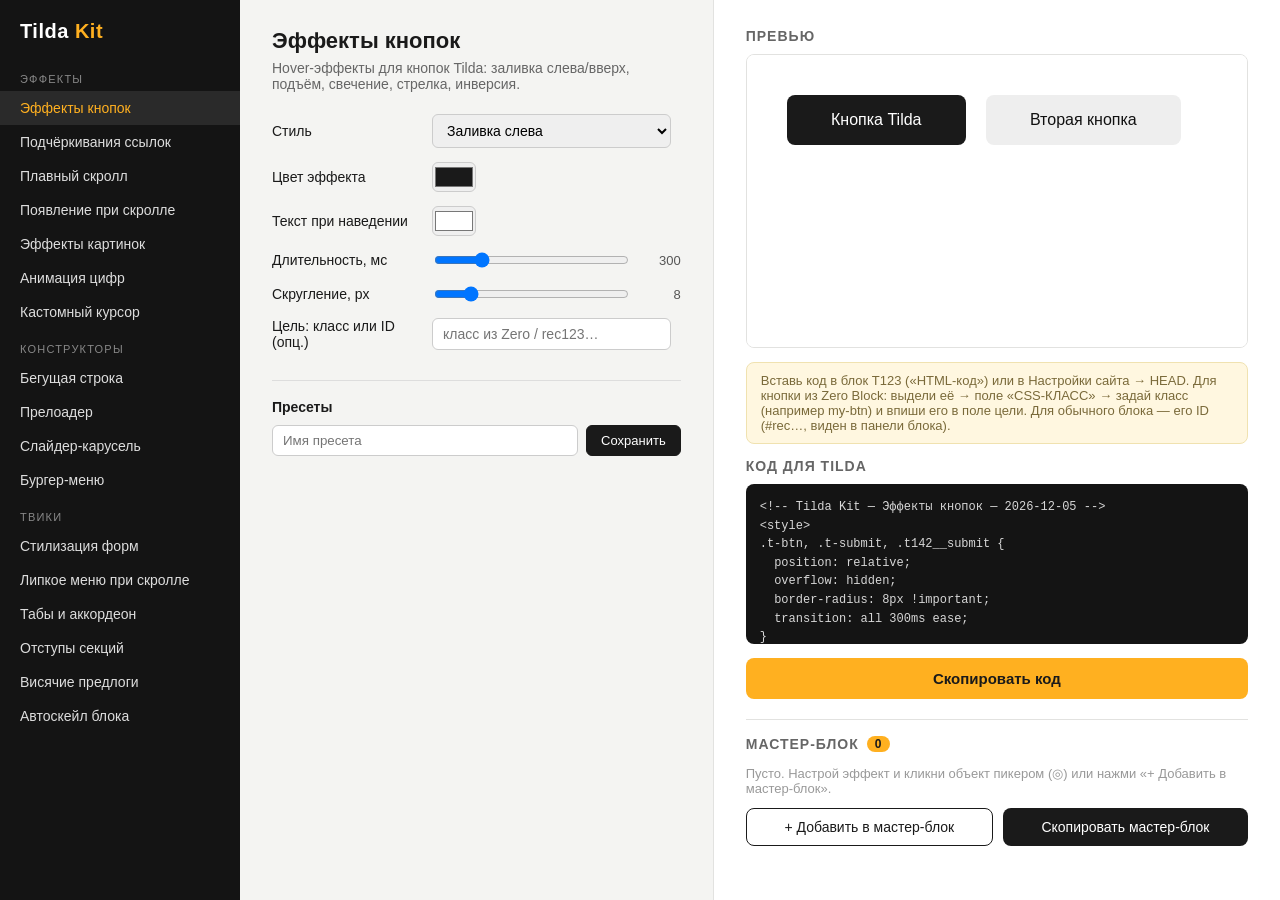
<file: index.html>
<!doctype html>
<html lang="ru">
<head>
<meta charset="utf-8">
<title>Tilda Kit — конструктор кода для Tilda</title>
<link rel="stylesheet" href="css/panel.css">
</head>
<body>
<aside class="sidebar">
  <div class="logo">Tilda&nbsp;<span>Kit</span></div>
  <nav id="nav"></nav>
</aside>
<main class="settings">
  <h1 id="tool-title">Выбери инструмент</h1>
  <p id="tool-desc" class="desc"></p>
  <div id="controls"></div>
  <section class="presets">
    <h2>Пресеты</h2>
    <div class="preset-row">
      <input id="preset-name" type="text" placeholder="Имя пресета">
      <button id="preset-save">Сохранить</button>
    </div>
    <div id="preset-list"></div>
  </section>
</main>
<section class="output">
  <h2>Превью</h2>
  <iframe id="preview" title="Превью"></iframe>
  <div class="hint" id="insert-hint"></div>
  <h2>Код для Tilda</h2>
  <pre id="code"></pre>
  <button id="copy-btn" class="copy">Скопировать код</button>
<section class="mods">
  <h2>Мастер-блок <span id="mods-count" class="mods-count">0</span></h2>
  <div id="mods-list"></div>
  <div class="mods-actions">
    <button id="mod-add">+ Добавить в мастер-блок</button>
    <button id="mods-copy">Скопировать мастер-блок</button>
  </div>
  <button id="write-btn" class="write hidden">⚡ Записать в Tilda</button>
  <div id="write-status" class="write-status"></div>
</section>
</section>
<script type="module" src="js/app.js"></script>
</body>
</html>
</file>
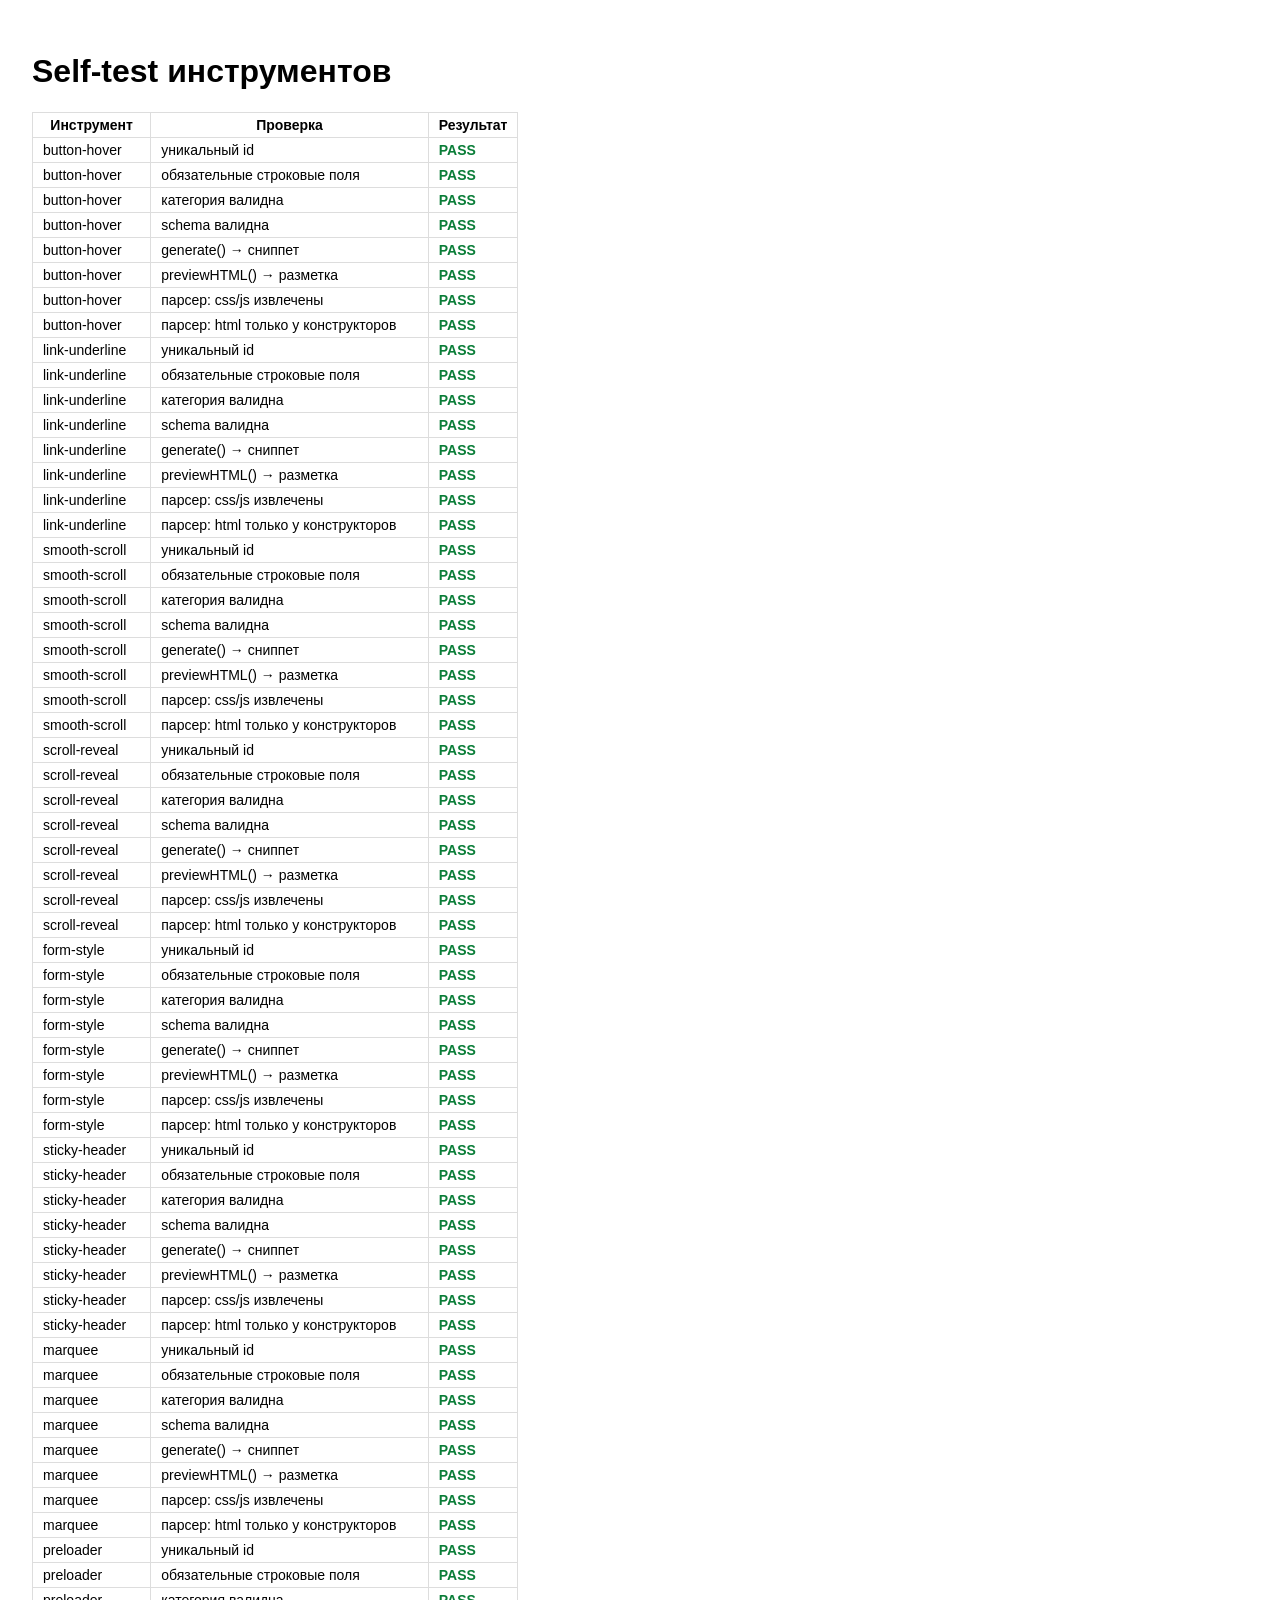
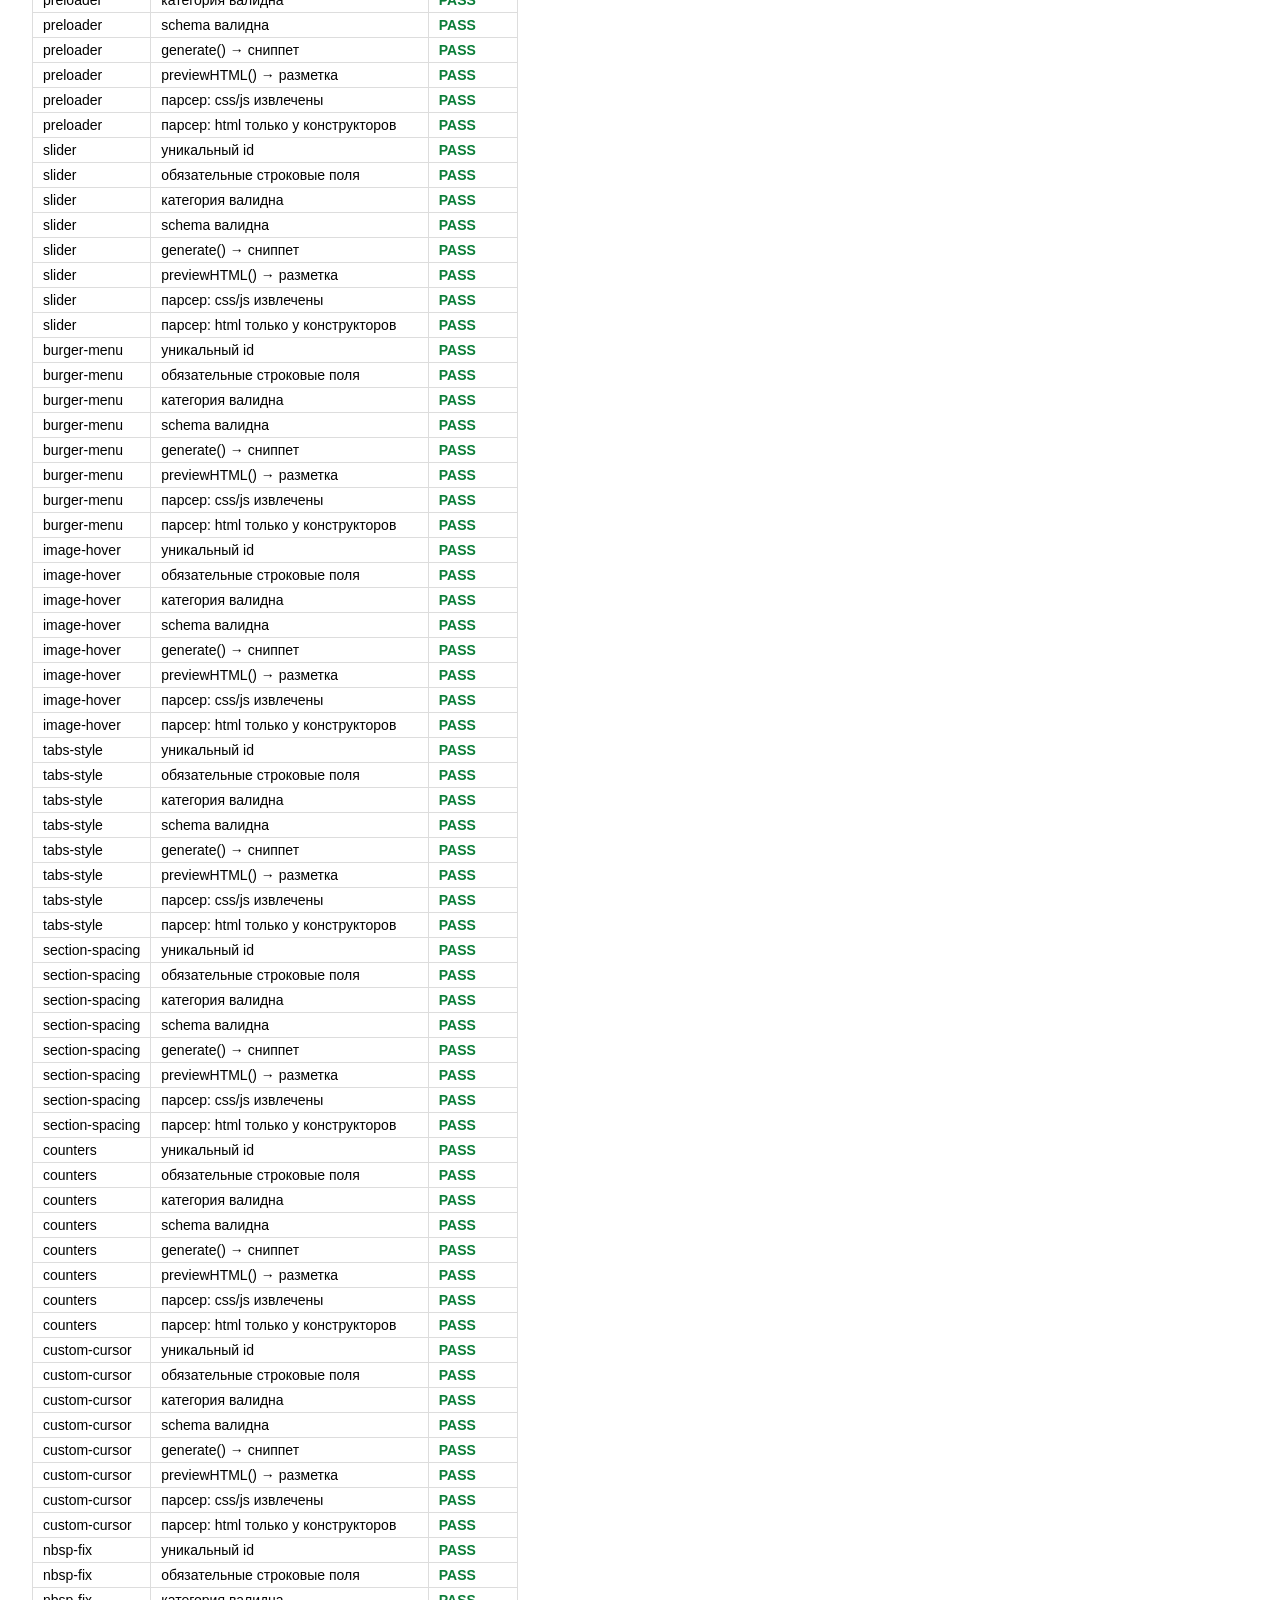
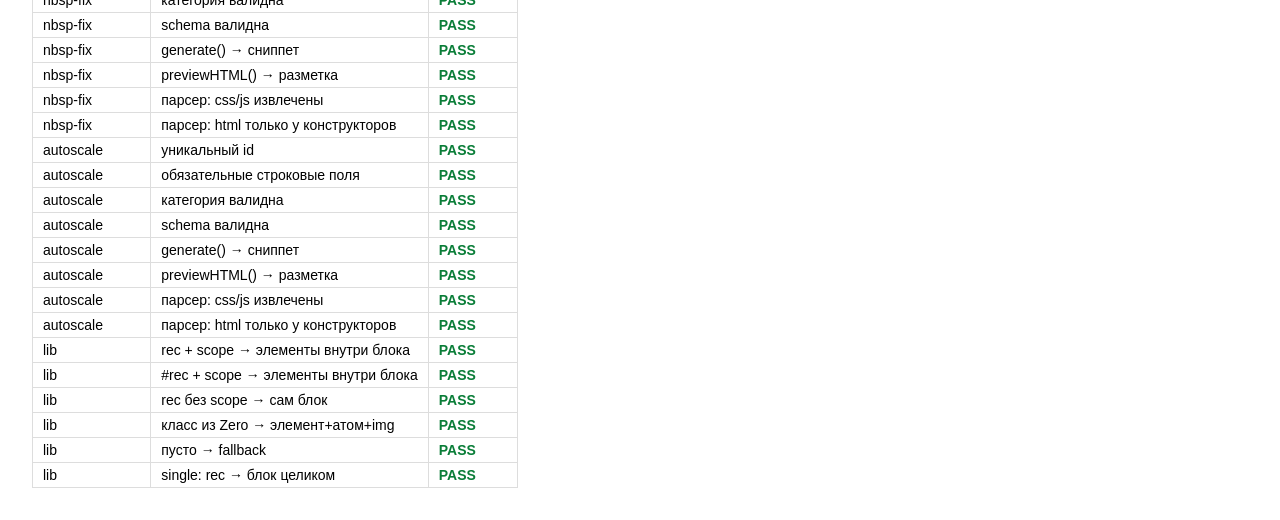
<file: self-test.html>
<!doctype html>
<html lang="ru">
<head>
<meta charset="utf-8">
<title>Tilda Kit — self-test</title>
<style>
  body { font-family: Arial, sans-serif; padding: 24px; }
  table { border-collapse: collapse; }
  td, th { padding: 4px 10px; border: 1px solid #ddd; font-size: 14px; }
  .pass { color: #0a7d38; font-weight: bold; }
  .fail { color: #c0182b; font-weight: bold; }
</style>
</head>
<body>
<h1>Self-test инструментов</h1>
<table id="report"><tr><th>Инструмент</th><th>Проверка</th><th>Результат</th></tr></table>
<script type="module">
import { tools } from './js/registry.js';
import { defaults, targetSelector, targetSelectorSingle } from './js/lib.js';
import { parseSnippet } from './js/snippet-parser.js';

// Tools whose snippet contains an HTML part (constructors) — they cannot be master-block mods.
// slider is a modifier now: it converts an existing block, no HTML part.
const HTML_TOOLS = ['marquee', 'preloader', 'burger-menu'];

const report = document.getElementById('report');
function row(tool, check, ok, extra = '') {
  const tr = document.createElement('tr');
  tr.innerHTML = `<td>${tool}</td><td>${check}</td><td class="${ok ? 'pass' : 'fail'}">${ok ? 'PASS' : 'FAIL'} ${extra}</td>`;
  report.appendChild(tr);
}

const ids = new Set();
for (const t of tools) {
  try {
    row(t.id, 'уникальный id', !ids.has(t.id));
    ids.add(t.id);
    row(t.id, 'обязательные строковые поля', ['id', 'title', 'category', 'description', 'insertHint'].every((k) => typeof t[k] === 'string' && t[k].length > 0));
    row(t.id, 'категория валидна', ['effects', 'constructors', 'tweaks'].includes(t.category));
    row(t.id, 'schema валидна', Array.isArray(t.schema) && t.schema.length > 0 && t.schema.every((f) => f.key && f.type && f.label && 'default' in f));
    const v = defaults(t.schema);
    const code = t.generate(v);
    row(t.id, 'generate() → сниппет', typeof code === 'string' && (code.includes('<style') || code.includes('<script')) && code.includes('Tilda Kit'));
    const html = t.previewHTML(v);
    row(t.id, 'previewHTML() → разметка', typeof html === 'string' && html.includes('<'));
    const parsed = parseSnippet(code);
    row(t.id, 'парсер: css/js извлечены',
      (parsed.css.length > 0) === code.includes('<style') &&
      (parsed.js.length > 0) === code.includes('<script') &&
      !parsed.html.includes('<style') && !parsed.html.includes('<script'));
    row(t.id, 'парсер: html только у конструкторов',
      HTML_TOOLS.includes(t.id) ? parsed.html.length > 0 : parsed.html === '');
  } catch (e) {
    row(t.id || '?', 'исключение', false, String(e));
  }
}
// --- lib unit checks: target resolution ---
row('lib', 'rec + scope → элементы внутри блока',
  targetSelector({ targetClass: 'rec5' }, '.t-btn, .t-submit', true) === '#rec5 .t-btn, #rec5 .t-submit');
row('lib', '#rec + scope → элементы внутри блока',
  targetSelector({ targetClass: '#rec5' }, '.t-img', true) === '#rec5 .t-img');
row('lib', 'rec без scope → сам блок',
  targetSelector({ targetClass: 'rec5' }, '.t228', false) === '#rec5');
row('lib', 'класс из Zero → элемент+атом+img',
  targetSelector({ targetClass: 'my' }, '.t-btn', true) === '.my, .my .tn-atom, .my .tn-atom__img');
row('lib', 'пусто → fallback',
  targetSelector({ targetClass: '' }, '.t-btn, .t-submit', true) === '.t-btn, .t-submit');
row('lib', 'single: rec → блок целиком',
  targetSelectorSingle({ targetClass: 'rec5' }, '.reveal') === '#rec5');

document.title += report.querySelector('.fail') ? ' — FAIL' : ' — OK';
</script>
</body>
</html>
</file>
<file: css/panel.css>
/* Tilda Kit panel layout: sidebar | settings | output */
* { box-sizing: border-box; }
html, body { height: 100%; }
body {
  margin: 0;
  display: grid;
  grid-template-columns: 240px minmax(340px, 1fr) minmax(420px, 1.2fr);
  font-family: Arial, Helvetica, sans-serif;
  color: #1a1a1a;
  background: #f4f4f2;
}

/* --- sidebar --- */
.sidebar { background: #141414; color: #fff; padding: 20px 0; overflow-y: auto; }
.logo { font-size: 20px; font-weight: bold; padding: 0 20px 16px; letter-spacing: 0.5px; }
.logo span { color: #ffb020; }
.nav-cat {
  padding: 14px 20px 6px;
  font-size: 11px;
  text-transform: uppercase;
  letter-spacing: 1.2px;
  color: #888;
}
.nav-item {
  display: block;
  width: 100%;
  text-align: left;
  padding: 9px 20px;
  border: 0;
  background: none;
  color: #ddd;
  font-size: 14px;
  cursor: pointer;
}
.nav-item:hover { background: #222; color: #fff; }
.nav-item.active { background: #2a2a2a; color: #ffb020; }

/* --- settings --- */
.settings { padding: 28px 32px; overflow-y: auto; }
.settings h1 { font-size: 22px; margin: 0 0 6px; }
.desc { color: #666; font-size: 14px; margin: 0 0 22px; }
.control {
  display: grid;
  grid-template-columns: 150px 1fr auto;
  gap: 10px;
  align-items: center;
  margin-bottom: 14px;
  font-size: 14px;
}
.control input[type="text"], .control select {
  padding: 7px 10px;
  border: 1px solid #ccc;
  border-radius: 6px;
  font-size: 14px;
  width: 100%;
}
.control input[type="range"] { width: 100%; }
.control input[type="color"] { width: 44px; height: 30px; padding: 0; border: 1px solid #ccc; border-radius: 6px; }
.control output { min-width: 44px; text-align: right; font-size: 13px; color: #555; }
.pick-btn {
  width: 34px;
  height: 34px;
  border: 1px solid #1a1a1a;
  background: #1a1a1a;
  color: #ffb020;
  border-radius: 6px;
  font-size: 16px;
  cursor: pointer;
  line-height: 1;
}
.pick-btn:hover { background: #2a2a2a; }

.presets { margin-top: 30px; border-top: 1px solid #ddd; padding-top: 18px; }
.presets h2 { font-size: 14px; margin: 0 0 10px; }
.preset-row { display: flex; gap: 8px; margin-bottom: 10px; }
.preset-row input { flex: 1; padding: 7px 10px; border: 1px solid #ccc; border-radius: 6px; }
.preset-row button, .preset button {
  padding: 7px 14px;
  border: 1px solid #1a1a1a;
  background: #1a1a1a;
  color: #fff;
  border-radius: 6px;
  cursor: pointer;
  font-size: 13px;
}
.preset { display: inline-flex; gap: 4px; margin: 0 8px 8px 0; }
.preset button:last-child { background: #fff; color: #1a1a1a; }

/* --- output --- */
.output { padding: 28px 32px; background: #fff; border-left: 1px solid #e2e2e0; overflow-y: auto; display: flex; flex-direction: column; }
.output h2 { font-size: 14px; text-transform: uppercase; letter-spacing: 1px; margin: 0 0 10px; color: #666; }
#preview { width: 100%; height: 320px; border: 1px solid #e2e2e0; border-radius: 8px; background: #fff; }
.hint { font-size: 13px; color: #7a6a3a; background: #fff7e0; border: 1px solid #f0e2b0; border-radius: 8px; padding: 10px 14px; margin: 14px 0; }
#code {
  flex: 1;
  min-height: 160px;
  margin: 0 0 14px;
  padding: 14px;
  background: #141414;
  color: #d7d7d7;
  font: 12px/1.55 Consolas, "Courier New", monospace;
  border-radius: 8px;
  overflow: auto;
  white-space: pre-wrap;
  word-break: break-word;
}
.copy {
  padding: 12px 20px;
  font-size: 15px;
  border: 0;
  border-radius: 8px;
  background: #ffb020;
  color: #1a1a1a;
  font-weight: bold;
  cursor: pointer;
}
.copy:hover { background: #ffc247; }

/* --- master block mods --- */
.mods { margin-top: 20px; border-top: 1px solid #e2e2e0; padding-top: 16px; }
.mods h2 { display: flex; align-items: center; gap: 8px; }
.mods-count {
  background: #ffb020;
  color: #1a1a1a;
  border-radius: 10px;
  padding: 1px 8px;
  font-size: 12px;
}
.mods-empty { font-size: 13px; color: #999; padding: 4px 0 2px; }
.mod { display: flex; align-items: center; gap: 10px; padding: 6px 0; font-size: 14px; }
.mod-label { flex: 1; }
.mod button {
  border: 1px solid #ccc;
  background: #fff;
  border-radius: 6px;
  cursor: pointer;
  padding: 2px 9px;
}
.mods-actions { display: flex; gap: 10px; margin-top: 10px; }
.mods-actions button {
  flex: 1;
  padding: 10px 12px;
  border-radius: 8px;
  cursor: pointer;
  font-size: 14px;
}
#mod-add { border: 1px solid #1a1a1a; background: #fff; color: #1a1a1a; }
#mods-copy { border: 0; background: #1a1a1a; color: #fff; }
.hidden { display: none !important; }
.write {
  width: 100%;
  margin-top: 10px;
  padding: 12px;
  border: 0;
  border-radius: 8px;
  background: #ffb020;
  color: #1a1a1a;
  font-weight: bold;
  font-size: 15px;
  cursor: pointer;
}
.write:disabled { opacity: 0.6; cursor: wait; }
.write-status { margin-top: 8px; font-size: 13px; color: #555; min-height: 18px; }
</file>
